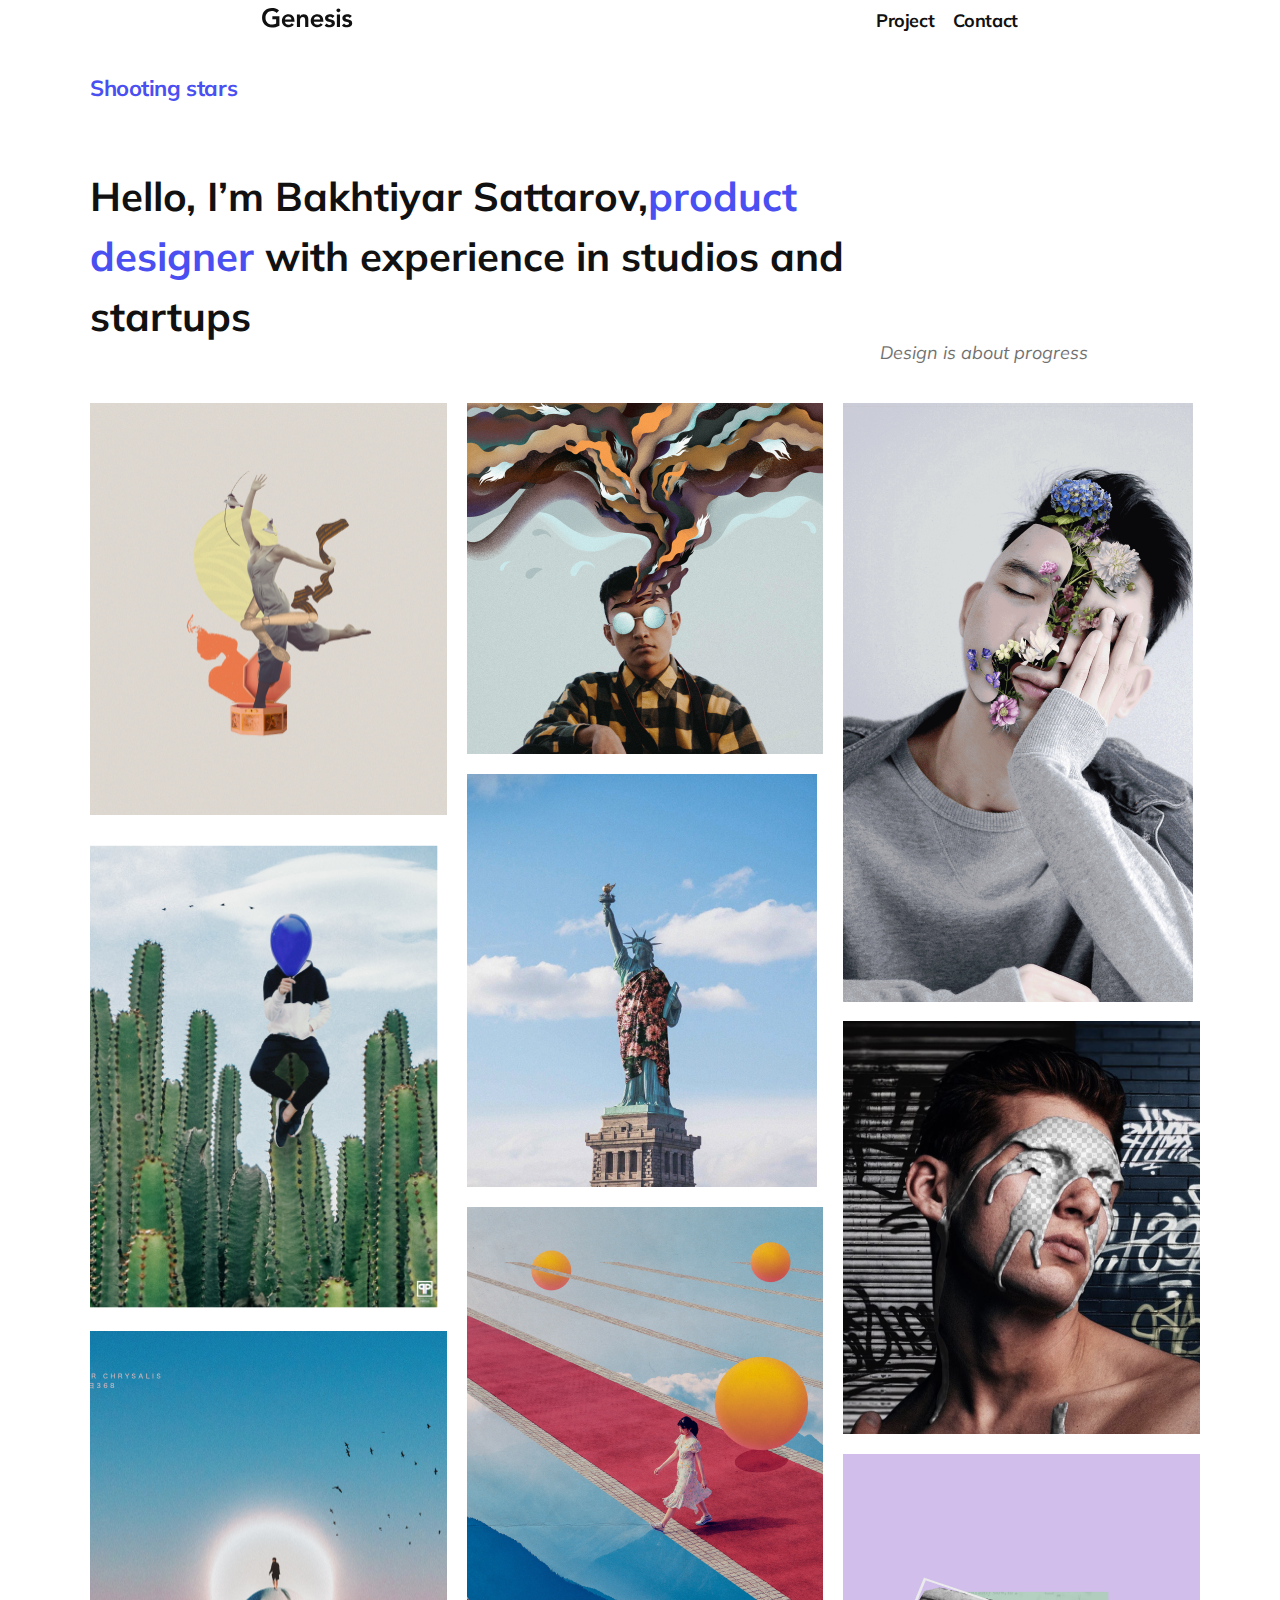
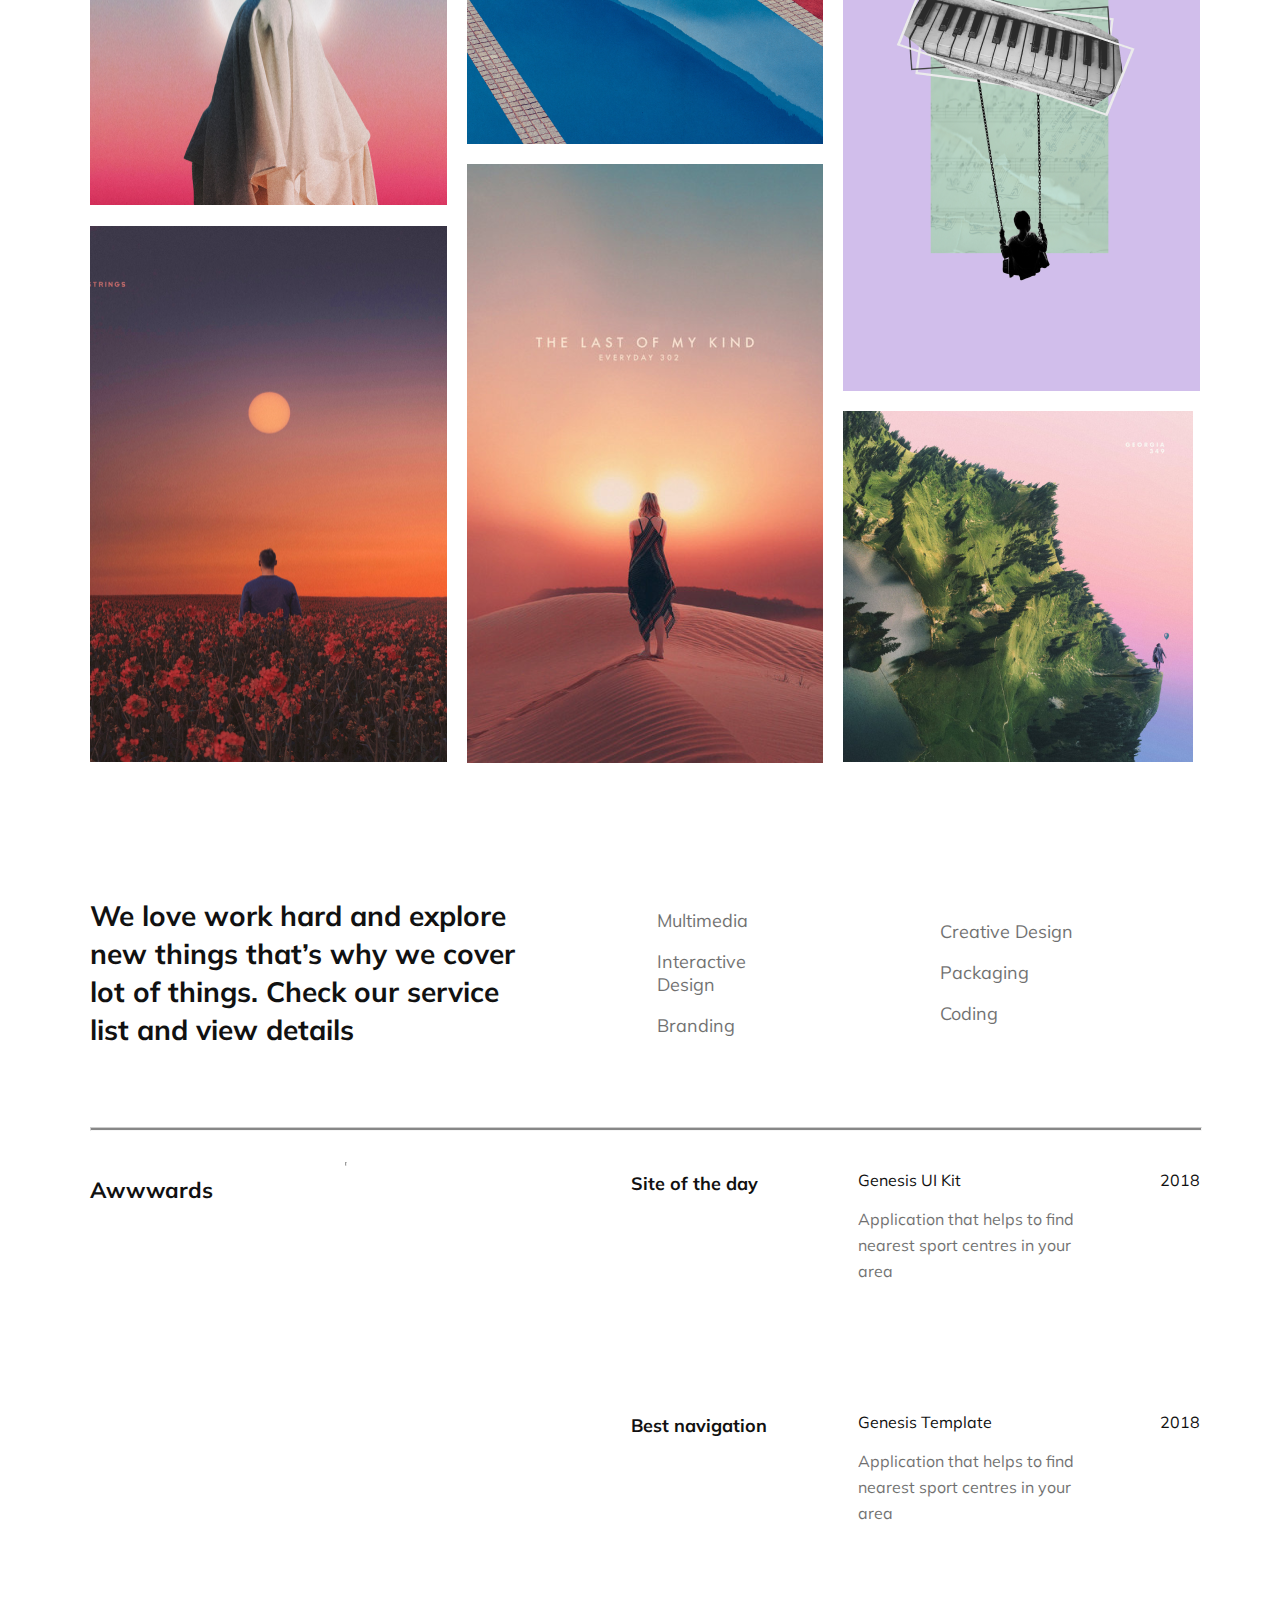
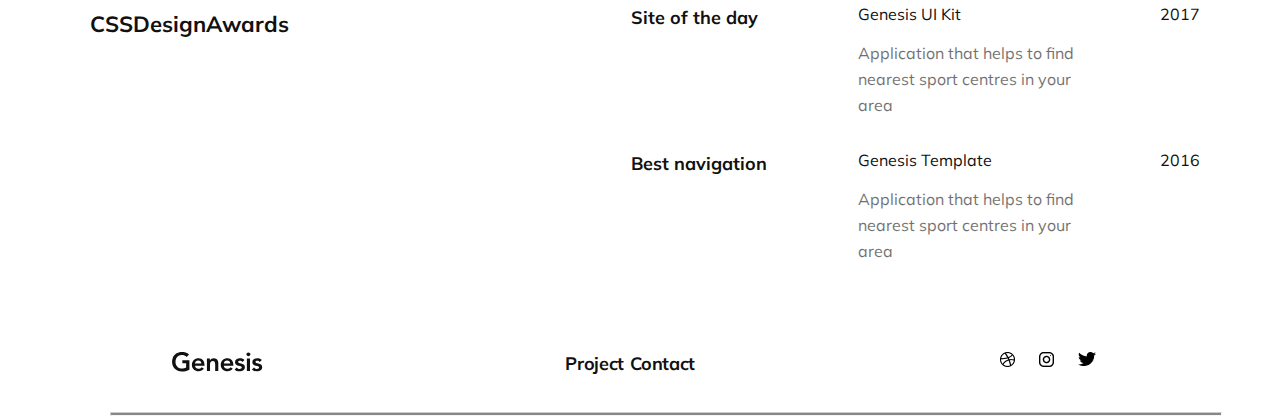
<file: index.html>
<!DOCTYPE html>
<html lang="en">
<head>
    <meta charset="UTF-8">
    <meta http-equiv="X-UA-Compatible" content="IE=edge">
    <meta name="viewport" content="width=device-width, initial-scale=1.0">
    <link href="https://fonts.googleapis.com/css2?family=Mulish&display=swap" rel="stylesheet">
    <link rel="stylesheet" href="Styles/index.css">
    <title>Genesis-Home</title>
</head>
<body>
    <header> 
        <div class="logo">
        <svg width="91" height="20" viewBox="0 0 91 20" fill="none" xmlns="http://www.w3.org/2000/svg">
            <path fill-rule="evenodd" clip-rule="evenodd" d="M9.816 0.124001C12.364 0.124001 15.094 0.67 17.044 2.438L14.626 4.882C13.378 3.686 11.532 3.088 9.816 3.088C6.046 3.088 3.498 6 3.498 9.666C3.498 13.462 5.89 16.504 9.842 16.504C11.22 16.504 12.832 16.27 14.132 15.542V11.2H10.362V8.236H17.408V17.648C14.964 18.948 12.39 19.468 9.816 19.468C4.096 19.468 0.0660019 15.568 0.0660019 9.874C0.0660019 4.076 4.018 0.124001 9.816 0.124001ZM26.658 6.208C30.61 6.208 32.508 9.198 32.508 12.968V13.852H22.992C23.2 15.646 24.552 16.816 26.346 16.816C27.75 16.816 28.816 16.218 29.7 15.126L31.936 16.816C30.584 18.48 28.79 19.312 26.658 19.312C22.836 19.312 19.872 16.66 19.872 12.76C19.872 8.886 22.836 6.208 26.658 6.208ZM22.992 11.512H29.388C29.362 9.562 28.036 8.548 26.19 8.548C24.344 8.548 23.226 9.744 22.992 11.512ZM41.758 6.208C45.476 6.208 46.308 9.094 46.308 11.018V19H43.188V12.526C43.188 10.03 42.382 9.016 40.9 9.016C38.898 9.016 38.04 10.472 38.04 12.136V19H34.92V6.52H37.884V8.522H37.936C38.69 6.884 40.12 6.208 41.758 6.208ZM55.506 6.208C59.458 6.208 61.356 9.198 61.356 12.968V13.852H51.84C52.048 15.646 53.4 16.816 55.194 16.816C56.598 16.816 57.664 16.218 58.548 15.126L60.784 16.816C59.432 18.48 57.638 19.312 55.506 19.312C51.684 19.312 48.72 16.66 48.72 12.76C48.72 8.886 51.684 6.208 55.506 6.208ZM51.84 11.512H58.236C58.21 9.562 56.884 8.548 55.038 8.548C53.192 8.548 52.074 9.744 51.84 11.512ZM68.032 6.208C69.982 6.208 71.594 6.884 72.504 8.106L70.424 9.978C69.8 9.12 69.02 8.704 67.98 8.704C66.966 8.704 66.16 9.224 66.16 10.03C66.16 11.044 67.564 11.226 69.124 11.59C71.048 12.032 72.894 12.734 72.894 15.308C72.894 17.934 70.58 19.312 67.486 19.312C65.562 19.312 63.924 18.818 62.65 17.388L64.73 15.438C65.796 16.608 66.628 16.972 67.694 16.972C68.838 16.972 69.774 16.4 69.774 15.542C69.774 14.346 68.266 14.138 66.68 13.774C64.99 13.384 63.04 12.786 63.04 10.238C63.04 7.196 65.9 6.208 68.032 6.208ZM76.398 0.410001C77.542 0.410001 78.426 1.216 78.426 2.282C78.426 3.4 77.516 4.154 76.398 4.154C75.28 4.154 74.422 3.296 74.422 2.282C74.422 1.268 75.28 0.410001 76.398 0.410001ZM74.864 6.52H77.984V19H74.864V6.52ZM85.336 6.208C87.286 6.208 88.898 6.884 89.808 8.106L87.728 9.978C87.104 9.12 86.324 8.704 85.284 8.704C84.27 8.704 83.464 9.224 83.464 10.03C83.464 11.044 84.868 11.226 86.428 11.59C88.352 12.032 90.198 12.734 90.198 15.308C90.198 17.934 87.884 19.312 84.79 19.312C82.866 19.312 81.228 18.818 79.954 17.388L82.034 15.438C83.1 16.608 83.932 16.972 84.998 16.972C86.142 16.972 87.078 16.4 87.078 15.542C87.078 14.346 85.57 14.138 83.984 13.774C82.294 13.384 80.344 12.786 80.344 10.238C80.344 7.196 83.204 6.208 85.336 6.208Z" fill="#111111"/>
        </svg>
        </div>
        <div class="nav1">
            <a href="../Genesiss/Pages/projects.html">Project</a>
            <a href="../Genesiss/Pages/contact.html">Contact</a>
        </div> 
    </header>  
    <main>
        <div class="main-container">
            <h3 class="title-item1">Shooting stars</h3>
            <h1 class="title-item2">Hello, I’m Bakhtiyar Sattarov,<span class="blue-text">product designer</span> with experience in studios and startups</h1>
            <div class="title-item3">
                <h4>Design is about progress</h4>
            </div>    
            <div class="grid-container-images"> 
                <div class="item1"><img src="Images/images_main1.png" alt="Image1"></div>
                <div class="item2"><img src="Images/images_main2.png" alt="Images2"></div>
                <div class="item3"><img src="Images/images_main3.png" alt="Images3"></div>
                <div class="item4"><img src="Images/images_main4.png" alt="Image4"></div>
                <div class="item5"><img src="Images/images_main5.png" alt="Image5"></div>
                <div class="item6"><img src="Images/images_main6.png" alt="Image6"></div>
                <div class="item7"><img src="Images/images_main7.png" alt="Image7"></div>
                <div class="item8"><img src="Images/images_main8.png" alt="Image8"></div>
                <div class="item9"><img src="Images/images_main9.png" alt="Image9"></div>
                <div class="item10"><img src="Images/images_main10.png" alt="Image10"></div>
                <div class="item11"><img src="Images/images_main11.png" alt="Image11"></div>
                <div class="item12"><img src="Images/images_main12.png" alt="Image12"></div>
            </div>
            <div class="grid-main-text">
                <div class="text-item1">
                    <p class="grid-text1">We love work hard and explore new things that’s why we cover lot of things. Check our service list and view details</p>
                </div>
                <div class="text-item2">
                    <p class="grid-text">Multimedia</p>
                    <p class="grid-text">Interactive Design</p>
                    <p class="grid-text">Branding</p>
                </div>
                <div class="text-item3">
                    <p class="grid-text">Creative Design</p>
                    <p class="grid-text">Packaging</p>
                    <p class="grid-text">Coding</p>
                </div>
            </div>
            <hr class="line1">
            <div class="main-awards-grid-cont">
                <p class='aw-item1'>Awwwards</p>
                <p class="aw-item2">Site of the day</p>
            <div class="aw-item3">
                <p class="aw-title">Genesis UI Kit</p>
                <p class="aw-text">Application that helps to find nearest sport centres in your area</p>
            </div>
                <p class="aw-item4">2018</p>
                <p class="aw-item5">Best navigation</p>
            <div class="aw-item6">
                <p class="aw-title">Genesis Template</p>
                <p class="aw-text">Application that helps to find nearest sport centres in your area</p>
            </div>
                <p class="aw-item7">2018</p> 
            <hr class="line2"> 
                <p class='aw-item8'>CSSDesignAwards</p>
                <p class="aw-item9">Site of the day</p>
            <div class="aw-item10">
                <p class="aw-title">Genesis UI Kit</p>
                <p class="aw-text">Application that helps to find nearest sport centres in your area</p>
            </div>
                <p class="aw-item11">2017</p>
                <p class="aw-item12">Best navigation</p>
            <div class="aw-item13">
                <p class="aw-title">Genesis Template</p>
                <p class="aw-text">Application that helps to find nearest sport centres in your area</p>
            </div>
                <p class="aw-item14">2016</p>
            </div> 
            <hr class="line3">
        </div> 
    </main> 
    <footer>  
        <div class="logo2">
            <svg width="91" height="20" viewBox="0 0 91 20" fill="none" xmlns="http://www.w3.org/2000/svg">
                <path fill-rule="evenodd" clip-rule="evenodd" d="M9.816 0.124001C12.364 0.124001 15.094 0.67 17.044 2.438L14.626 4.882C13.378 3.686 11.532 3.088 9.816 3.088C6.046 3.088 3.498 6 3.498 9.666C3.498 13.462 5.89 16.504 9.842 16.504C11.22 16.504 12.832 16.27 14.132 15.542V11.2H10.362V8.236H17.408V17.648C14.964 18.948 12.39 19.468 9.816 19.468C4.096 19.468 0.0660019 15.568 0.0660019 9.874C0.0660019 4.076 4.018 0.124001 9.816 0.124001ZM26.658 6.208C30.61 6.208 32.508 9.198 32.508 12.968V13.852H22.992C23.2 15.646 24.552 16.816 26.346 16.816C27.75 16.816 28.816 16.218 29.7 15.126L31.936 16.816C30.584 18.48 28.79 19.312 26.658 19.312C22.836 19.312 19.872 16.66 19.872 12.76C19.872 8.886 22.836 6.208 26.658 6.208ZM22.992 11.512H29.388C29.362 9.562 28.036 8.548 26.19 8.548C24.344 8.548 23.226 9.744 22.992 11.512ZM41.758 6.208C45.476 6.208 46.308 9.094 46.308 11.018V19H43.188V12.526C43.188 10.03 42.382 9.016 40.9 9.016C38.898 9.016 38.04 10.472 38.04 12.136V19H34.92V6.52H37.884V8.522H37.936C38.69 6.884 40.12 6.208 41.758 6.208ZM55.506 6.208C59.458 6.208 61.356 9.198 61.356 12.968V13.852H51.84C52.048 15.646 53.4 16.816 55.194 16.816C56.598 16.816 57.664 16.218 58.548 15.126L60.784 16.816C59.432 18.48 57.638 19.312 55.506 19.312C51.684 19.312 48.72 16.66 48.72 12.76C48.72 8.886 51.684 6.208 55.506 6.208ZM51.84 11.512H58.236C58.21 9.562 56.884 8.548 55.038 8.548C53.192 8.548 52.074 9.744 51.84 11.512ZM68.032 6.208C69.982 6.208 71.594 6.884 72.504 8.106L70.424 9.978C69.8 9.12 69.02 8.704 67.98 8.704C66.966 8.704 66.16 9.224 66.16 10.03C66.16 11.044 67.564 11.226 69.124 11.59C71.048 12.032 72.894 12.734 72.894 15.308C72.894 17.934 70.58 19.312 67.486 19.312C65.562 19.312 63.924 18.818 62.65 17.388L64.73 15.438C65.796 16.608 66.628 16.972 67.694 16.972C68.838 16.972 69.774 16.4 69.774 15.542C69.774 14.346 68.266 14.138 66.68 13.774C64.99 13.384 63.04 12.786 63.04 10.238C63.04 7.196 65.9 6.208 68.032 6.208ZM76.398 0.410001C77.542 0.410001 78.426 1.216 78.426 2.282C78.426 3.4 77.516 4.154 76.398 4.154C75.28 4.154 74.422 3.296 74.422 2.282C74.422 1.268 75.28 0.410001 76.398 0.410001ZM74.864 6.52H77.984V19H74.864V6.52ZM85.336 6.208C87.286 6.208 88.898 6.884 89.808 8.106L87.728 9.978C87.104 9.12 86.324 8.704 85.284 8.704C84.27 8.704 83.464 9.224 83.464 10.03C83.464 11.044 84.868 11.226 86.428 11.59C88.352 12.032 90.198 12.734 90.198 15.308C90.198 17.934 87.884 19.312 84.79 19.312C82.866 19.312 81.228 18.818 79.954 17.388L82.034 15.438C83.1 16.608 83.932 16.972 84.998 16.972C86.142 16.972 87.078 16.4 87.078 15.542C87.078 14.346 85.57 14.138 83.984 13.774C82.294 13.384 80.344 12.786 80.344 10.238C80.344 7.196 83.204 6.208 85.336 6.208Z" fill="#111111"/>
            </svg>
        </div>
            <nav class="nav2">
                <ul>
                    <li class="nav-option"><a href="./Pages/projects.html">Project</a></li>
                    <li class="nav-option"><a href="./Pages/contact.html">Contact</a></li>
                </ul>    
            </nav>      
            <div class="social">
                <img src="./Images/dribbble-logo.png" alt="Dribbble">
                <img src="./Images/instagram_logo.png" alt="Insta">
                <img src="./Images/twitter-logo-silhouette.png" alt="Twitter">
            </div>   
    </footer>     
</body>
</html>
</file>
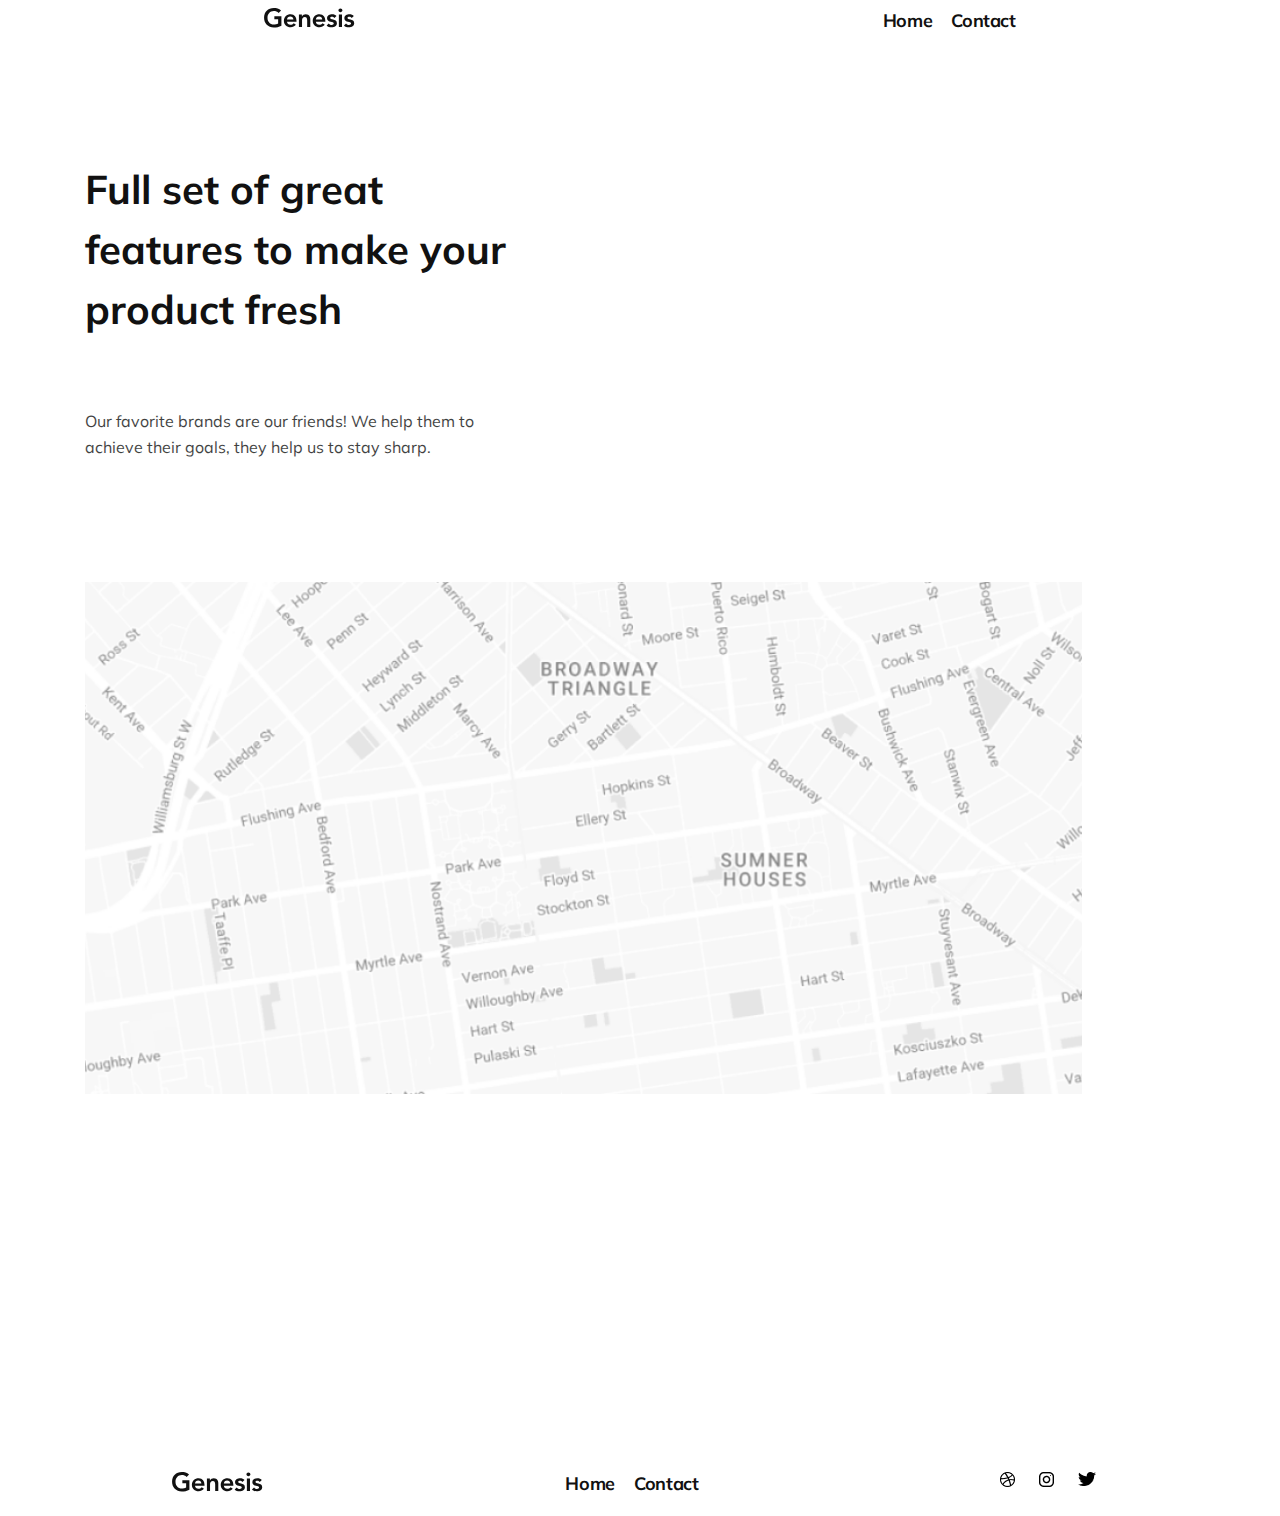
<file: Pages/contact.html>
<!DOCTYPE html>
<html lang="en">
<head>
    <meta charset="UTF-8">
    <meta http-equiv="X-UA-Compatible" content="IE=edge">
    <meta name="viewport" content="width=device-width, initial-scale=1.0">
    <link rel="stylesheet" href="../Styles/index.css">
    <link href="https://fonts.googleapis.com/css2?family=Mulish&display=swap" rel="stylesheet">
    <title>Contact</title>
</head>
<body>
    <header> 
        <div class="logo">
        <svg width="91" height="20" viewBox="0 0 91 20" fill="none" xmlns="http://www.w3.org/2000/svg">
            <path fill-rule="evenodd" clip-rule="evenodd" d="M9.816 0.124001C12.364 0.124001 15.094 0.67 17.044 2.438L14.626 4.882C13.378 3.686 11.532 3.088 9.816 3.088C6.046 3.088 3.498 6 3.498 9.666C3.498 13.462 5.89 16.504 9.842 16.504C11.22 16.504 12.832 16.27 14.132 15.542V11.2H10.362V8.236H17.408V17.648C14.964 18.948 12.39 19.468 9.816 19.468C4.096 19.468 0.0660019 15.568 0.0660019 9.874C0.0660019 4.076 4.018 0.124001 9.816 0.124001ZM26.658 6.208C30.61 6.208 32.508 9.198 32.508 12.968V13.852H22.992C23.2 15.646 24.552 16.816 26.346 16.816C27.75 16.816 28.816 16.218 29.7 15.126L31.936 16.816C30.584 18.48 28.79 19.312 26.658 19.312C22.836 19.312 19.872 16.66 19.872 12.76C19.872 8.886 22.836 6.208 26.658 6.208ZM22.992 11.512H29.388C29.362 9.562 28.036 8.548 26.19 8.548C24.344 8.548 23.226 9.744 22.992 11.512ZM41.758 6.208C45.476 6.208 46.308 9.094 46.308 11.018V19H43.188V12.526C43.188 10.03 42.382 9.016 40.9 9.016C38.898 9.016 38.04 10.472 38.04 12.136V19H34.92V6.52H37.884V8.522H37.936C38.69 6.884 40.12 6.208 41.758 6.208ZM55.506 6.208C59.458 6.208 61.356 9.198 61.356 12.968V13.852H51.84C52.048 15.646 53.4 16.816 55.194 16.816C56.598 16.816 57.664 16.218 58.548 15.126L60.784 16.816C59.432 18.48 57.638 19.312 55.506 19.312C51.684 19.312 48.72 16.66 48.72 12.76C48.72 8.886 51.684 6.208 55.506 6.208ZM51.84 11.512H58.236C58.21 9.562 56.884 8.548 55.038 8.548C53.192 8.548 52.074 9.744 51.84 11.512ZM68.032 6.208C69.982 6.208 71.594 6.884 72.504 8.106L70.424 9.978C69.8 9.12 69.02 8.704 67.98 8.704C66.966 8.704 66.16 9.224 66.16 10.03C66.16 11.044 67.564 11.226 69.124 11.59C71.048 12.032 72.894 12.734 72.894 15.308C72.894 17.934 70.58 19.312 67.486 19.312C65.562 19.312 63.924 18.818 62.65 17.388L64.73 15.438C65.796 16.608 66.628 16.972 67.694 16.972C68.838 16.972 69.774 16.4 69.774 15.542C69.774 14.346 68.266 14.138 66.68 13.774C64.99 13.384 63.04 12.786 63.04 10.238C63.04 7.196 65.9 6.208 68.032 6.208ZM76.398 0.410001C77.542 0.410001 78.426 1.216 78.426 2.282C78.426 3.4 77.516 4.154 76.398 4.154C75.28 4.154 74.422 3.296 74.422 2.282C74.422 1.268 75.28 0.410001 76.398 0.410001ZM74.864 6.52H77.984V19H74.864V6.52ZM85.336 6.208C87.286 6.208 88.898 6.884 89.808 8.106L87.728 9.978C87.104 9.12 86.324 8.704 85.284 8.704C84.27 8.704 83.464 9.224 83.464 10.03C83.464 11.044 84.868 11.226 86.428 11.59C88.352 12.032 90.198 12.734 90.198 15.308C90.198 17.934 87.884 19.312 84.79 19.312C82.866 19.312 81.228 18.818 79.954 17.388L82.034 15.438C83.1 16.608 83.932 16.972 84.998 16.972C86.142 16.972 87.078 16.4 87.078 15.542C87.078 14.346 85.57 14.138 83.984 13.774C82.294 13.384 80.344 12.786 80.344 10.238C80.344 7.196 83.204 6.208 85.336 6.208Z" fill="#111111"/>
        </svg>
        </div>
        <div class="nav1">
            <a href="../index.html">Home</a>
            <a href="projects.html">Contact</a>
        </div> 
    </header> 
    <main>
        <div class="contact-main-container">  
            <div class="main-cont-item1">
                <h1>Full set of great features to make your product fresh</h1>
            </div>
            <div class="main-cont-item2">
                <h5>Our favorite brands are our friends! We help them to achieve their goals, they help us to stay sharp.</h5>
            </div>
            <div></div>
            <div class="contact-title4">
                <img src="../Images/Contact/image_map.png" alt="">
            </div>
    </main> 
    <footer>  
        <div class="logo2">
            <svg width="91" height="20" viewBox="0 0 91 20" fill="none" xmlns="http://www.w3.org/2000/svg">
                <path fill-rule="evenodd" clip-rule="evenodd" d="M9.816 0.124001C12.364 0.124001 15.094 0.67 17.044 2.438L14.626 4.882C13.378 3.686 11.532 3.088 9.816 3.088C6.046 3.088 3.498 6 3.498 9.666C3.498 13.462 5.89 16.504 9.842 16.504C11.22 16.504 12.832 16.27 14.132 15.542V11.2H10.362V8.236H17.408V17.648C14.964 18.948 12.39 19.468 9.816 19.468C4.096 19.468 0.0660019 15.568 0.0660019 9.874C0.0660019 4.076 4.018 0.124001 9.816 0.124001ZM26.658 6.208C30.61 6.208 32.508 9.198 32.508 12.968V13.852H22.992C23.2 15.646 24.552 16.816 26.346 16.816C27.75 16.816 28.816 16.218 29.7 15.126L31.936 16.816C30.584 18.48 28.79 19.312 26.658 19.312C22.836 19.312 19.872 16.66 19.872 12.76C19.872 8.886 22.836 6.208 26.658 6.208ZM22.992 11.512H29.388C29.362 9.562 28.036 8.548 26.19 8.548C24.344 8.548 23.226 9.744 22.992 11.512ZM41.758 6.208C45.476 6.208 46.308 9.094 46.308 11.018V19H43.188V12.526C43.188 10.03 42.382 9.016 40.9 9.016C38.898 9.016 38.04 10.472 38.04 12.136V19H34.92V6.52H37.884V8.522H37.936C38.69 6.884 40.12 6.208 41.758 6.208ZM55.506 6.208C59.458 6.208 61.356 9.198 61.356 12.968V13.852H51.84C52.048 15.646 53.4 16.816 55.194 16.816C56.598 16.816 57.664 16.218 58.548 15.126L60.784 16.816C59.432 18.48 57.638 19.312 55.506 19.312C51.684 19.312 48.72 16.66 48.72 12.76C48.72 8.886 51.684 6.208 55.506 6.208ZM51.84 11.512H58.236C58.21 9.562 56.884 8.548 55.038 8.548C53.192 8.548 52.074 9.744 51.84 11.512ZM68.032 6.208C69.982 6.208 71.594 6.884 72.504 8.106L70.424 9.978C69.8 9.12 69.02 8.704 67.98 8.704C66.966 8.704 66.16 9.224 66.16 10.03C66.16 11.044 67.564 11.226 69.124 11.59C71.048 12.032 72.894 12.734 72.894 15.308C72.894 17.934 70.58 19.312 67.486 19.312C65.562 19.312 63.924 18.818 62.65 17.388L64.73 15.438C65.796 16.608 66.628 16.972 67.694 16.972C68.838 16.972 69.774 16.4 69.774 15.542C69.774 14.346 68.266 14.138 66.68 13.774C64.99 13.384 63.04 12.786 63.04 10.238C63.04 7.196 65.9 6.208 68.032 6.208ZM76.398 0.410001C77.542 0.410001 78.426 1.216 78.426 2.282C78.426 3.4 77.516 4.154 76.398 4.154C75.28 4.154 74.422 3.296 74.422 2.282C74.422 1.268 75.28 0.410001 76.398 0.410001ZM74.864 6.52H77.984V19H74.864V6.52ZM85.336 6.208C87.286 6.208 88.898 6.884 89.808 8.106L87.728 9.978C87.104 9.12 86.324 8.704 85.284 8.704C84.27 8.704 83.464 9.224 83.464 10.03C83.464 11.044 84.868 11.226 86.428 11.59C88.352 12.032 90.198 12.734 90.198 15.308C90.198 17.934 87.884 19.312 84.79 19.312C82.866 19.312 81.228 18.818 79.954 17.388L82.034 15.438C83.1 16.608 83.932 16.972 84.998 16.972C86.142 16.972 87.078 16.4 87.078 15.542C87.078 14.346 85.57 14.138 83.984 13.774C82.294 13.384 80.344 12.786 80.344 10.238C80.344 7.196 83.204 6.208 85.336 6.208Z" fill="#111111"/>
            </svg>
        </div>
        <div class="nav2">
                <a href="../index.html">Home</a>
                <a href="projects.html">Contact</a>   
        </div>      
        <div class="social">
            <img src="../Images/dribbble-logo.png" alt="Dribbble">
            <img src="../Images/instagram_logo.png" alt="Insta">
            <img src="../Images/twitter-logo-silhouette.png" alt="Twitter">
        </div>   
    </footer> 
</body>
</html>
</file>
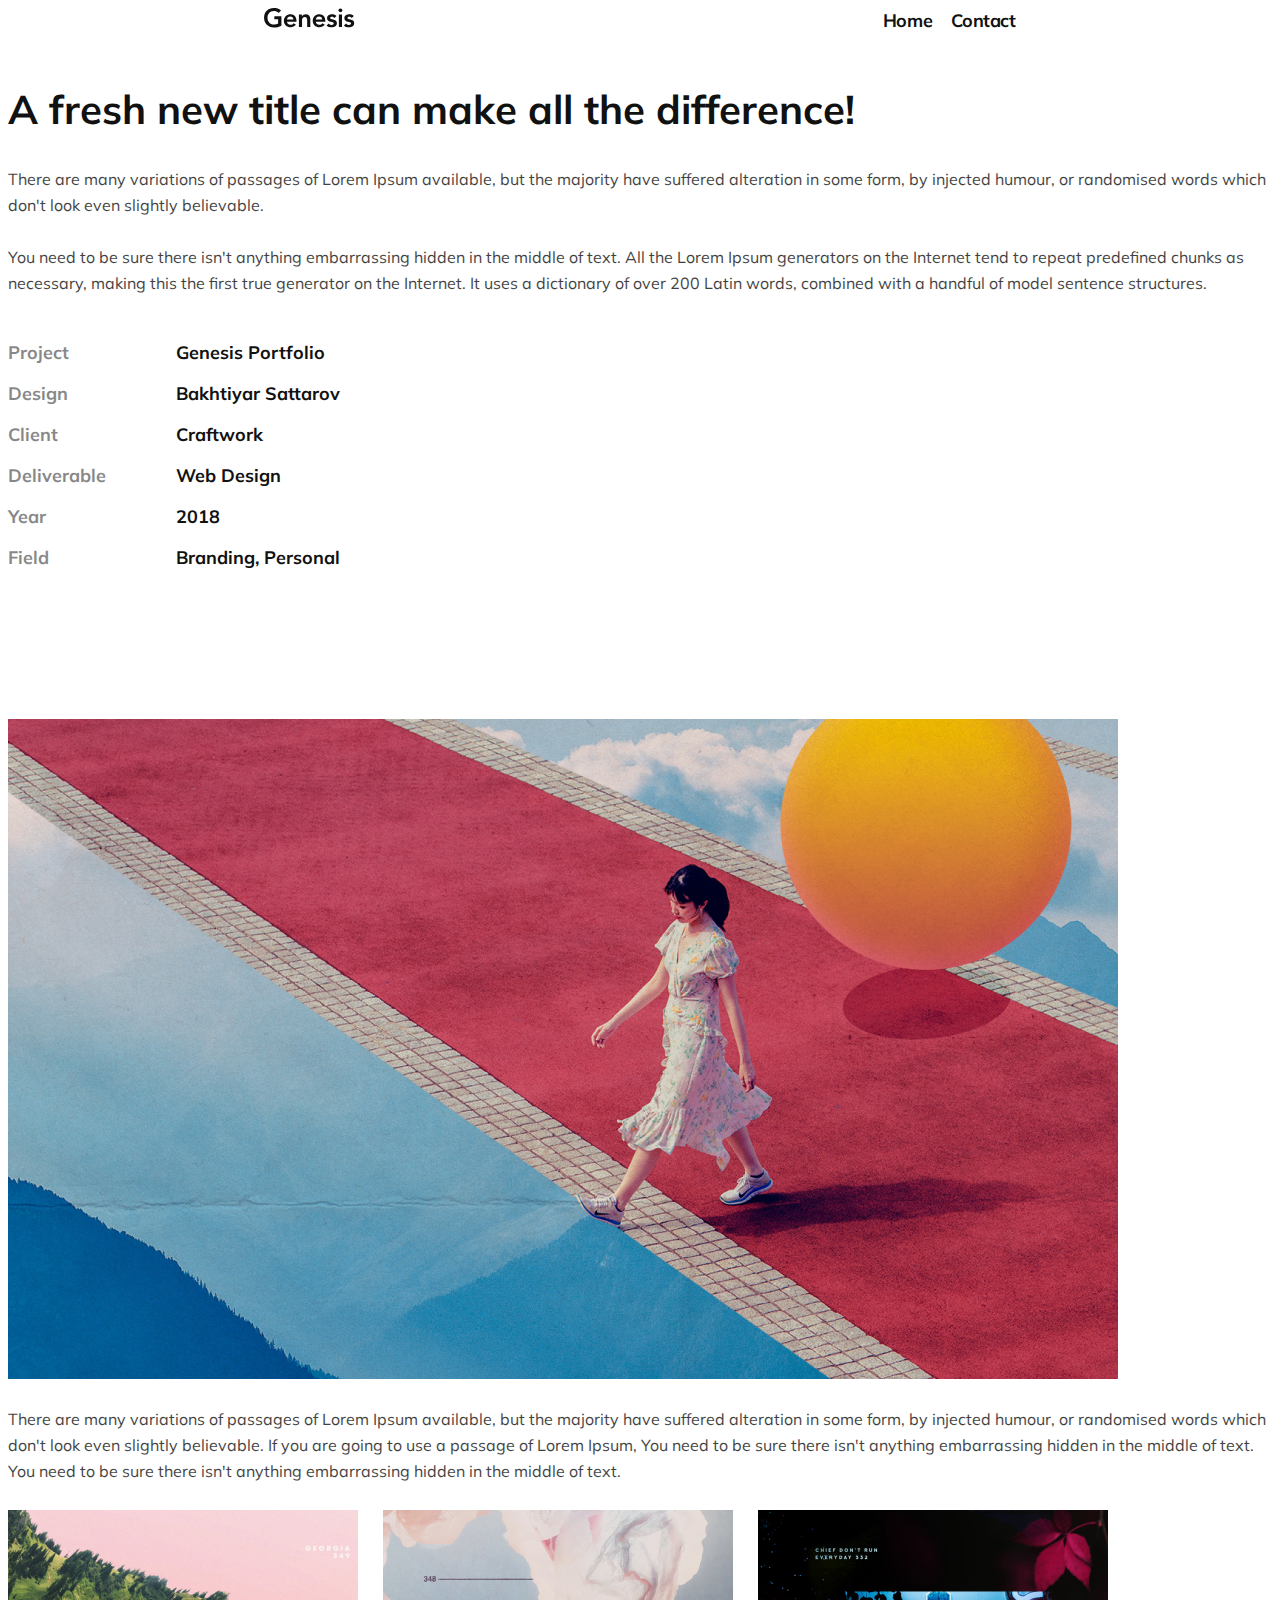
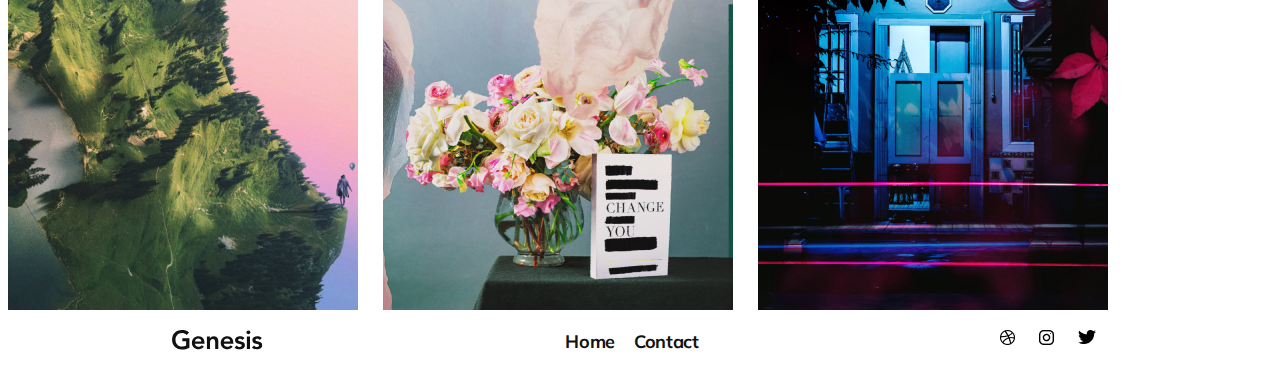
<file: Pages/projects.html>
<!DOCTYPE html>
<html lang="en">
<head>
    <meta charset="UTF-8">
    <meta http-equiv="X-UA-Compatible" content="IE=edge">
    <meta name="viewport" content="width=device-width, initial-scale=1.0">
    <link rel="stylesheet" href="../Styles/index.css">
    <link href="https://fonts.googleapis.com/css2?family=Mulish&display=swap" rel="stylesheet">
    <title>Project</title>
</head>
<body>
    <header>
        <div class="logo1">
            <svg width="91" height="20" viewBox="0 0 91 20" fill="none" xmlns="http://www.w3.org/2000/svg">
                <path fill-rule="evenodd" clip-rule="evenodd" d="M9.816 0.124001C12.364 0.124001 15.094 0.67 17.044 2.438L14.626 4.882C13.378 3.686 11.532 3.088 9.816 3.088C6.046 3.088 3.498 6 3.498 9.666C3.498 13.462 5.89 16.504 9.842 16.504C11.22 16.504 12.832 16.27 14.132 15.542V11.2H10.362V8.236H17.408V17.648C14.964 18.948 12.39 19.468 9.816 19.468C4.096 19.468 0.0660019 15.568 0.0660019 9.874C0.0660019 4.076 4.018 0.124001 9.816 0.124001ZM26.658 6.208C30.61 6.208 32.508 9.198 32.508 12.968V13.852H22.992C23.2 15.646 24.552 16.816 26.346 16.816C27.75 16.816 28.816 16.218 29.7 15.126L31.936 16.816C30.584 18.48 28.79 19.312 26.658 19.312C22.836 19.312 19.872 16.66 19.872 12.76C19.872 8.886 22.836 6.208 26.658 6.208ZM22.992 11.512H29.388C29.362 9.562 28.036 8.548 26.19 8.548C24.344 8.548 23.226 9.744 22.992 11.512ZM41.758 6.208C45.476 6.208 46.308 9.094 46.308 11.018V19H43.188V12.526C43.188 10.03 42.382 9.016 40.9 9.016C38.898 9.016 38.04 10.472 38.04 12.136V19H34.92V6.52H37.884V8.522H37.936C38.69 6.884 40.12 6.208 41.758 6.208ZM55.506 6.208C59.458 6.208 61.356 9.198 61.356 12.968V13.852H51.84C52.048 15.646 53.4 16.816 55.194 16.816C56.598 16.816 57.664 16.218 58.548 15.126L60.784 16.816C59.432 18.48 57.638 19.312 55.506 19.312C51.684 19.312 48.72 16.66 48.72 12.76C48.72 8.886 51.684 6.208 55.506 6.208ZM51.84 11.512H58.236C58.21 9.562 56.884 8.548 55.038 8.548C53.192 8.548 52.074 9.744 51.84 11.512ZM68.032 6.208C69.982 6.208 71.594 6.884 72.504 8.106L70.424 9.978C69.8 9.12 69.02 8.704 67.98 8.704C66.966 8.704 66.16 9.224 66.16 10.03C66.16 11.044 67.564 11.226 69.124 11.59C71.048 12.032 72.894 12.734 72.894 15.308C72.894 17.934 70.58 19.312 67.486 19.312C65.562 19.312 63.924 18.818 62.65 17.388L64.73 15.438C65.796 16.608 66.628 16.972 67.694 16.972C68.838 16.972 69.774 16.4 69.774 15.542C69.774 14.346 68.266 14.138 66.68 13.774C64.99 13.384 63.04 12.786 63.04 10.238C63.04 7.196 65.9 6.208 68.032 6.208ZM76.398 0.410001C77.542 0.410001 78.426 1.216 78.426 2.282C78.426 3.4 77.516 4.154 76.398 4.154C75.28 4.154 74.422 3.296 74.422 2.282C74.422 1.268 75.28 0.410001 76.398 0.410001ZM74.864 6.52H77.984V19H74.864V6.52ZM85.336 6.208C87.286 6.208 88.898 6.884 89.808 8.106L87.728 9.978C87.104 9.12 86.324 8.704 85.284 8.704C84.27 8.704 83.464 9.224 83.464 10.03C83.464 11.044 84.868 11.226 86.428 11.59C88.352 12.032 90.198 12.734 90.198 15.308C90.198 17.934 87.884 19.312 84.79 19.312C82.866 19.312 81.228 18.818 79.954 17.388L82.034 15.438C83.1 16.608 83.932 16.972 84.998 16.972C86.142 16.972 87.078 16.4 87.078 15.542C87.078 14.346 85.57 14.138 83.984 13.774C82.294 13.384 80.344 12.786 80.344 10.238C80.344 7.196 83.204 6.208 85.336 6.208Z" fill="#111111"/>
            </svg>
        </div>
        <div class="nav1">
            <a href="../index.html">Home</a>
            <a href="contact.html">Contact</a>
        </div>   
    </header>
    <main class="project.main">
        <div class="project.main-container">
            <div class="title-project1">
                <h1>A fresh new title can make all the difference!</h1>
            </div>
            <div class="title2-project2">
                <h5>There are many variations of passages of Lorem Ipsum available, but the majority have suffered alteration in some form, by injected humour, or randomised words which don't look even slightly believable.</h5>
                <h5>You need to be sure there isn't anything embarrassing hidden in the middle of text. All the Lorem Ipsum generators on the Internet tend to repeat predefined chunks as necessary, making this the first true generator on the Internet. It uses a dictionary of over 200 Latin words, combined with a handful of model sentence structures.</h5>
            </div>
            <div class="title-project3">
                <div class="title3-item1">
                    <p class="light">Project</p>
                    <p class="light">Design</p>
                    <p class="light">Client</p>
                    <p class="light">Deliverable</p>
                    <p class="light">Year</p>
                    <p class="light">Field</p>
                </div>
                <div class="title3-item2">
                    <p class="bold">Genesis Portfolio</p>
                    <p class="bold">Bakhtiyar Sattarov</p>
                    <p class="bold">Craftwork</p>
                    <p class="bold">Web Design</p>
                    <p class="bold">2018</p>
                    <p class="bold">Branding, Personal</p>
                </div>
            </div>
            <div class="project_image-container">
                <img src="../Images/Products/images_main_products.png" alt="">
            </div>
            <div class="title-project4">
                    <h5>There are many variations of passages of Lorem Ipsum available, but the majority have suffered alteration in some form, by injected humour, or randomised words which don't look even slightly believable. If you are going to use a passage of Lorem Ipsum, You need to be sure there isn't anything embarrassing hidden in the middle of text. You need to be sure there isn't anything embarrassing hidden in the middle of text.</h5>
            </div>
            <div class="project-card-container">
                <div class="card1">
                    <img src="../Images/Products/Image_product_card1.png" alt="">
                </div>
                <div class="card2">
                    <img src="../Images/Products/Image_product_card2.png" alt="">
                </div>
                <div class="card3">
                    <img src="../Images/Products/Image_product_card3.png" alt="">
                </div>
            </div> 
        </div>
    </main>
    <footer>
        <div class="logo2">
            <svg width="91" height="20" viewBox="0 0 91 20" fill="none" xmlns="http://www.w3.org/2000/svg">
                <path fill-rule="evenodd" clip-rule="evenodd" d="M9.816 0.124001C12.364 0.124001 15.094 0.67 17.044 2.438L14.626 4.882C13.378 3.686 11.532 3.088 9.816 3.088C6.046 3.088 3.498 6 3.498 9.666C3.498 13.462 5.89 16.504 9.842 16.504C11.22 16.504 12.832 16.27 14.132 15.542V11.2H10.362V8.236H17.408V17.648C14.964 18.948 12.39 19.468 9.816 19.468C4.096 19.468 0.0660019 15.568 0.0660019 9.874C0.0660019 4.076 4.018 0.124001 9.816 0.124001ZM26.658 6.208C30.61 6.208 32.508 9.198 32.508 12.968V13.852H22.992C23.2 15.646 24.552 16.816 26.346 16.816C27.75 16.816 28.816 16.218 29.7 15.126L31.936 16.816C30.584 18.48 28.79 19.312 26.658 19.312C22.836 19.312 19.872 16.66 19.872 12.76C19.872 8.886 22.836 6.208 26.658 6.208ZM22.992 11.512H29.388C29.362 9.562 28.036 8.548 26.19 8.548C24.344 8.548 23.226 9.744 22.992 11.512ZM41.758 6.208C45.476 6.208 46.308 9.094 46.308 11.018V19H43.188V12.526C43.188 10.03 42.382 9.016 40.9 9.016C38.898 9.016 38.04 10.472 38.04 12.136V19H34.92V6.52H37.884V8.522H37.936C38.69 6.884 40.12 6.208 41.758 6.208ZM55.506 6.208C59.458 6.208 61.356 9.198 61.356 12.968V13.852H51.84C52.048 15.646 53.4 16.816 55.194 16.816C56.598 16.816 57.664 16.218 58.548 15.126L60.784 16.816C59.432 18.48 57.638 19.312 55.506 19.312C51.684 19.312 48.72 16.66 48.72 12.76C48.72 8.886 51.684 6.208 55.506 6.208ZM51.84 11.512H58.236C58.21 9.562 56.884 8.548 55.038 8.548C53.192 8.548 52.074 9.744 51.84 11.512ZM68.032 6.208C69.982 6.208 71.594 6.884 72.504 8.106L70.424 9.978C69.8 9.12 69.02 8.704 67.98 8.704C66.966 8.704 66.16 9.224 66.16 10.03C66.16 11.044 67.564 11.226 69.124 11.59C71.048 12.032 72.894 12.734 72.894 15.308C72.894 17.934 70.58 19.312 67.486 19.312C65.562 19.312 63.924 18.818 62.65 17.388L64.73 15.438C65.796 16.608 66.628 16.972 67.694 16.972C68.838 16.972 69.774 16.4 69.774 15.542C69.774 14.346 68.266 14.138 66.68 13.774C64.99 13.384 63.04 12.786 63.04 10.238C63.04 7.196 65.9 6.208 68.032 6.208ZM76.398 0.410001C77.542 0.410001 78.426 1.216 78.426 2.282C78.426 3.4 77.516 4.154 76.398 4.154C75.28 4.154 74.422 3.296 74.422 2.282C74.422 1.268 75.28 0.410001 76.398 0.410001ZM74.864 6.52H77.984V19H74.864V6.52ZM85.336 6.208C87.286 6.208 88.898 6.884 89.808 8.106L87.728 9.978C87.104 9.12 86.324 8.704 85.284 8.704C84.27 8.704 83.464 9.224 83.464 10.03C83.464 11.044 84.868 11.226 86.428 11.59C88.352 12.032 90.198 12.734 90.198 15.308C90.198 17.934 87.884 19.312 84.79 19.312C82.866 19.312 81.228 18.818 79.954 17.388L82.034 15.438C83.1 16.608 83.932 16.972 84.998 16.972C86.142 16.972 87.078 16.4 87.078 15.542C87.078 14.346 85.57 14.138 83.984 13.774C82.294 13.384 80.344 12.786 80.344 10.238C80.344 7.196 83.204 6.208 85.336 6.208Z" fill="#111111"/>
            </svg>
        </div>
        <div class="nav2">
            <a href="../index.html">Home</a>
            <a href="contact.html">Contact</a>    
        </div>      
        <div class="social">
            <img src="../Images/dribbble-logo.png" alt="Dribbble">
            <img src="../Images/instagram_logo.png" alt="Insta">
            <img src="../Images/twitter-logo-silhouette.png" alt="Twitter">
        </div>  
    </footer>
</body>
</html>
</file>
<file: Styles/index.css>
a {
  font-family: "Mulish";
  font-style: normal;
  font-weight: 700;
  font-size: 18px;
  line-height: 23px;
  letter-spacing: -0.346154px;
  color: #111111;
  text-decoration: none;
  margin-left: 15px;
}

.blue-text {
  font-family: "Mulish", sans-serif;
  font-style: normal;
  font-weight: 700;
  font-size: 40px;
  line-height: 60px;
  color: #4A4FF2;
}

.light {
  font-family: "Mulish", sans-serif;
  font-style: normal;
  font-weight: 700;
  font-size: 18px;
  line-height: 23px;
  color: #111111;
  mix-blend-mode: normal;
  opacity: 0.5;
}

.bold {
  font-family: "Mulish", sans-serif;
  font-style: normal;
  font-weight: 700;
  font-size: 18px;
  line-height: 23px;
  color: #111111;
}

h1 {
  font-family: "Mulish", sans-serif;
  font-style: normal;
  font-weight: 700;
  font-size: 40px;
  line-height: 60px;
  color: #111111;
}

h3 {
  font-family: "Mulish", sans-serif;
  font-style: normal;
  font-weight: 700;
  font-size: 22px;
  line-height: 28px;
  letter-spacing: -0.423077px;
  color: #4A4FF2;
}

h4 {
  font-family: "Mulish", sans-serif;
  font-style: italic;
  font-weight: 400;
  font-size: 18px;
  line-height: 23px;
  color: #111111;
  mix-blend-mode: normal;
  opacity: 0.6;
}

h5 {
  font-family: "Mulish", sans-serif;
  font-style: normal;
  font-weight: 400;
  font-size: 16px;
  line-height: 26px;
  color: #111111;
  mix-blend-mode: normal;
  opacity: 0.8;
}

ul {
  list-style-type: none;
  margin: 0px;
  font-family: "Mulish", sans-serif;
  font-style: normal;
  font-weight: 700;
  font-size: 18px;
  line-height: 23px;
  letter-spacing: -0.346154px;
  color: #111111;
  padding: 0;
  display: flex;
}

.grid-text {
  font-family: "Mulish", sans-serif;
  font-style: normal;
  font-weight: normal;
  font-size: 18px;
  line-height: 23px;
  color: #111111;
  mix-blend-mode: normal;
  opacity: 0.6;
}

.grid-text1 {
  font-family: "Mulish", sans-serif;
  font-style: normal;
  font-weight: bold;
  font-size: 28px;
  line-height: 38px;
  color: #111111;
}

header {
  width: 100%;
  display: flex;
  justify-content: space-around;
  flex-direction: row;
  align-items: center;
}

.logo {
  margin: 0px;
  padding: 0px;
  grid-column: 1/2;
  grid-row: 1/2;
}

.nav1 {
  grid-column: 12/13;
  grid-row: 1/2;
}

main {
  display: flex;
  flex-direction: column;
  align-items: center;
}

.main-container {
  display: grid;
  max-width: 1100px;
  height: 3480px;
  grid-template-columns: repeat(10, 1fr);
  grid-template-rows: repeat(45, 1fr);
  -moz-column-gap: 15px;
       column-gap: 15px;
  row-gap: 15px;
}

.title-item1 {
  grid-column: 1/3;
  grid-row: 1/2;
}

.title-item2 {
  grid-column: 1/8;
  grid-row: 2/3;
}

.title-item3 {
  grid-column: 8/10;
  grid-row: 2/4;
  display: flex;
  align-items: flex-end;
  flex-direction: column-reverse;
}

.grid-container-images {
  grid-column: 1/11;
  grid-row: 4/36;
  max-width: 1110px;
  height: 1960px;
  display: grid;
  grid-template-columns: repeat(9, 1fr);
  grid-template-rows: repeat(32, 1fr);
  row-gap: 20px;
  -moz-column-gap: 20px;
  column-gap: 20px;
}

.item1 {
  grid-column: 1/4;
  grid-row: 1/8;
}

.item2 {
  grid-column: 1/4;
  grid-row: 8/16;
}

.item3 {
  grid-column: 1/4;
  grid-row: 16/24;
}

.item4 {
  grid-column: 1/4;
  grid-row: 24/33;
}

.item5 {
  grid-column: 4/7;
  grid-row: 1/7;
}

.item6 {
  grid-column: 4/7;
  grid-row: 7/14;
}

.item7 {
  grid-column: 4/7;
  grid-row: 14/23;
}

.item8 {
  grid-column: 4/7;
  grid-row: 23/33;
}

.item9 {
  grid-column: 7/10;
  grid-row: 1/11;
}

.item10 {
  grid-column: 7/10;
  grid-row: 11/18;
}

.item11 {
  grid-column: 7/10;
  grid-row: 18/27;
}

.item12 {
  grid-column: 7/10;
  grid-row: 27/33;
}

.grid-main-text {
  grid-column: 1/11;
  grid-row: 37/38;
  width: 1000px;
  height: auto;
  left: 126px;
  display: grid;
  align-items: center;
  grid-template-columns: repeat(18, 1fr);
  grid-template-rows: repeat(4, 1fr);
  row-gap: 20px;
  -moz-column-gap: 20px;
  column-gap: 20px;
}

.text-item1 {
  grid-column: 1/9;
  grid-row: 2/5;
}

.text-item2 {
  grid-column: 11/14;
  grid-row: 2/5;
}

.text-item3 {
  float: right;
  grid-column: 16/19;
  grid-row: 2/5;
}

hr {
  max-width: 1110px;
  height: 2px;
  background: #D8D8D8;
}

/* 
.divider {
  width: 1110px;
  height: 2px;
  background: #D8D8D8;
}*/
.line1 {
  width: 100%;
  height: 2px;
  margin-top: 20px;
  background: #111111;
  mix-blend-mode: normal;
  opacity: 0.5;
  grid-column: 1/11;
  grid-row: 39/40;
}

.main-awards-grid-cont {
  grid-column: 1/11;
  grid-row: 40/43;
  width: 1110px;
  height: 823px;
  left: 125px;
  top: 2833px;
  border-bottom-style: inherit;
  border: 2px;
  border-color: #D8D8D8;
  display: grid;
  grid-template-columns: repeat(9, 1fr);
  grid-template-rows: repeat(7, 1fr);
}

.aw-item1 {
  font-family: "Mulish", sans-serif;
  font-style: normal;
  font-weight: bold;
  font-size: 22px;
  line-height: 28px;
  color: #111111;
  grid-column: 1/2;
  grid-row: 1/2;
}

.aw-item2 {
  font-family: "Mulish", sans-serif;
  font-style: normal;
  font-weight: bold;
  font-size: 18px;
  line-height: 23px;
  color: #111111;
  grid-column: 5/7;
  grid-row: 1/2;
}

.aw-item3 {
  grid-column: 7/9;
  grid-row: 1/2;
}

.aw-item4 {
  font-family: "Mulish", sans-serif;
  font-style: normal;
  font-weight: normal;
  font-size: 16px;
  line-height: 20px;
  text-align: right;
  color: #111111;
  grid-column: 9/10;
  grid-row: 1/2;
}

.aw-item5 {
  font-family: "Mulish", sans-serif;
  font-style: normal;
  font-weight: bold;
  font-size: 18px;
  line-height: 23px;
  color: #111111;
  grid-column: 5/7;
  grid-row: 3/4;
}

.aw-item6 {
  grid-column: 7/9;
  grid-row: 3/5;
}

.aw-item7 {
  font-family: "Mulish", sans-serif;
  font-style: normal;
  font-weight: normal;
  font-size: 16px;
  line-height: 20px;
  text-align: right;
  color: #111111;
  grid-column: 9/10;
  grid-row: 3/4;
}

.aw-item8 {
  font-family: "Mulish", sans-serif;
  font-style: normal;
  font-weight: bold;
  font-size: 22px;
  line-height: 28px;
  color: #111111;
  grid-column: 1/2;
  grid-row: 5/6;
}

.aw-item9 {
  font-family: "Mulish", sans-serif;
  font-style: normal;
  font-weight: bold;
  font-size: 18px;
  line-height: 23px;
  color: #111111;
  grid-column: 5/7;
  grid-row: 5/6;
}

.aw-item10 {
  grid-column: 7/9;
  grid-row: 5/6;
}

.aw-item11 {
  font-family: "Mulish", sans-serif;
  font-style: normal;
  font-weight: normal;
  font-size: 16px;
  line-height: 20px;
  text-align: right;
  color: #111111;
  grid-column: 9/10;
  grid-row: 5/6;
}

.aw-item12 {
  font-family: "Mulish", sans-serif;
  font-style: normal;
  font-weight: bold;
  font-size: 18px;
  line-height: 23px;
  color: #111111;
  grid-column: 5/7;
  grid-row: 6/7;
}

.aw-item13 {
  grid-column: 7/9;
  grid-row: 6/7;
}

.aw-item14 {
  font-family: "Mulish", sans-serif;
  font-style: normal;
  font-weight: normal;
  font-size: 16px;
  line-height: 20px;
  text-align: right;
  color: #111111;
  grid-column: 9/10;
  grid-row: 6/7;
}

.aw-title {
  font-family: "Mulish", sans-serif;
  font-style: normal;
  font-weight: normal;
  font-size: 16px;
  line-height: 20px;
  color: #111111;
}

.aw-text {
  font-family: "Mulish", sans-serif;
  font-style: normal;
  font-weight: normal;
  font-size: 16px;
  line-height: 26px;
  color: #111111;
  mix-blend-mode: normal;
  opacity: 0.6;
}

.line3 {
  width: 100%;
  height: 2px;
  background: #111111;
  mix-blend-mode: normal;
  opacity: 0.5;
  grid-column: 1/11;
  grid-row: 43/45;
}

footer {
  margin: 20px;
  display: flex;
  justify-content: space-around;
}

.logo2 {
  margin: 0px;
  padding: 0px;
}

footer.logo {
  display: flex;
  align-items: center;
}

.nav2 {
  width: 150px;
  height: auto;
}

li {
  float: left;
  width: 65px;
}

a {
  font-family: "Mulish";
  font-style: normal;
  font-weight: 700;
  font-size: 18px;
  line-height: 23px;
  letter-spacing: -0.346154px;
  color: #111111;
  text-decoration: none;
}

.social {
  width: 120px;
  display: flex;
  justify-content: space-around;
  align-items: flex-start;
}

.project.main {
  width: 100%;
  height: auto;
  margin-top: 20px;
  margin-bottom: 20px;
  display: flex;
  align-items: center;
}

.project.main-container {
  display: grid;
  max-width: 1110px;
  max-height: 2000px;
  grid-template-columns: repeat(12, 1fr);
  grid-template-rows: repeat(25, 1fr);
  -moz-column-gap: 15px;
       column-gap: 15px;
  row-gap: 15px;
}

.title-project1 {
  grid-column: 1/7;
  grid-row: 2/3;
}

.title2-project2 {
  grid-column: 1/9;
  grid-row: 3/4;
}

.title-project3 {
  width: 335px;
  height: auto;
  grid-column: 11/13;
  grid-row: 3/4;
  display: grid;
  grid-template-columns: repeat(2, 1fr);
  grid-template-rows: repeat(6, 1fr);
}

.title3-item1 {
  grid-column: 1/2;
  grid-row: 1/5;
}

.title3-item2 {
  grid-column: 2/3;
  grid-row: 1/5;
}

.project_image-container {
  max-width: 1110px;
  max-height: 660px;
  grid-column: 1/13;
  grid-row: 4/17;
}

img {
  max-width: 100%;
  height: auto;
}

.title-project4 {
  grid-column: 1/13;
  grid-row: 18/20;
}

.project-card-container {
  grid-column: 1/13;
  grid-row: 21/24;
  display: grid;
  max-width: 1110px;
  height: 400px;
  -moz-column-gap: 15px;
       column-gap: 15px;
  row-gap: 15px;
  grid-template-columns: repeat(3, 1fr);
  grid-template-rows: auto;
}

.card1 {
  grid-column: 1/2;
  grid-row: 1/2;
}

.card2 {
  grid-column: 2/3;
  grid-row: 1/2;
}

.card3 {
  grid-column: 3/4;
  grid-row: 1/2;
}

.line3 {
  margin: 20px;
}

main {
  width: 100%;
  height: auto;
  margin-top: 20px;
  margin-bottom: 20px;
  display: flex;
  align-items: center;
}

.contact-main-container {
  display: grid;
  max-width: 1110px;
  max-height: 1400px;
  grid-template-columns: repeat(10, 1fr);
  grid-template-rows: repeat(15, 1fr);
  -moz-column-gap: 15px;
       column-gap: 15px;
  row-gap: 15px;
}

.main-cont-item1 {
  grid-column: 1/5;
  grid-row: 2/3;
}

.main-cont-item2 {
  grid-column: 1/5;
  grid-row: 3/4;
}

.contact-title4 {
  grid-column: 1/10;
  grid-row: 5/12;
}/*# sourceMappingURL=index.css.map */
</file>
